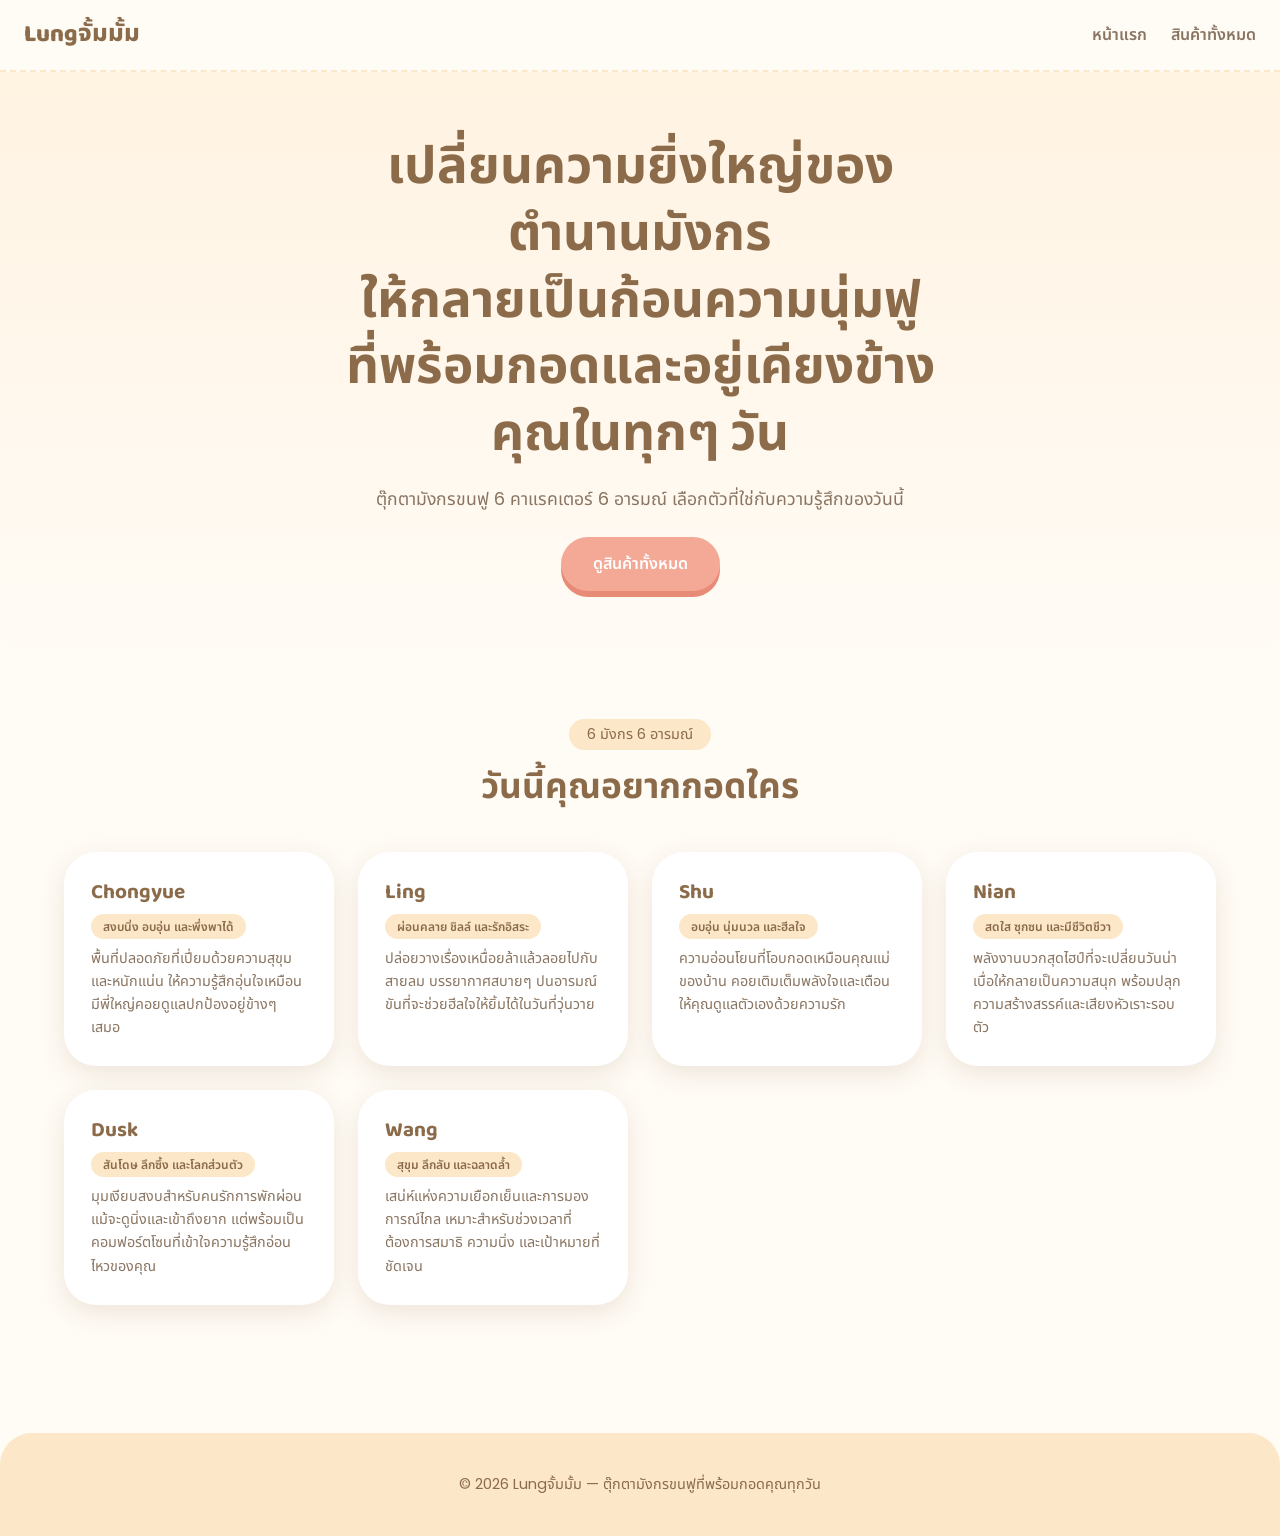
<file: index.html>
<!DOCTYPE html>
<html lang="th">
<head>
  <meta charset="UTF-8">
  <meta name="viewport" content="width=device-width, initial-scale=1.0">
  <title>Lungจั้มมั้ม — ตุ๊กตามังกรขนฟู</title>
  <meta name="description" content="Lungจั้มมั้ม แบรนด์ตุ๊กตามังกรขนฟู 6 คาแรคเตอร์ กอดได้ทุกวัน">
  <link rel="preconnect" href="https://fonts.googleapis.com">
  <link href="https://fonts.googleapis.com/css2?family=Baloo+2:wght@500;700;800&family=Poppins:wght@400;500;600&family=Noto+Sans+Thai:wght@400;500;600;700&display=swap" rel="stylesheet">
  <link rel="stylesheet" href="style.css">
</head>
<body>

  <!-- ========== Navbar ========== -->
  <header class="navbar">
    <a href="index.html" class="logo">Lungจั้มมั้ม</a>
    <nav>
      <ul>
        <li><a href="index.html">หน้าแรก</a></li>
        <li><a href="product.html">สินค้าทั้งหมด</a></li>
      </ul>
    </nav>
  </header>

  <!-- ========== Hero Section ========== -->
  <section class="hero">
    <div class="hero-content">
      <h1>เปลี่ยนความยิ่งใหญ่ของตำนานมังกร<br>ให้กลายเป็นก้อนความนุ่มฟู<br>ที่พร้อมกอดและอยู่เคียงข้างคุณในทุกๆ วัน</h1>
      <p>ตุ๊กตามังกรขนฟู 6 คาแรคเตอร์ 6 อารมณ์ เลือกตัวที่ใช่กับความรู้สึกของวันนี้</p>
      <a href="product.html" class="btn btn-primary">ดูสินค้าทั้งหมด</a>
    </div>
  </section>

  <!-- ========== Mood Section ========== -->
  <section class="products-section">
    <div class="container">
      <div class="section-title">
        <span>6 มังกร 6 อารมณ์</span>
        <h2>วันนี้คุณอยากกอดใคร</h2>
      </div>

      <div class="product-grid mood-grid">

        <a class="product-card mood-card" href="product.html?mood=สงบนิ่ง อบอุ่น และพึ่งพาได้">
          <div class="product-info">
            <h3>Chongyue</h3>
            <span class="product-mood">สงบนิ่ง อบอุ่น และพึ่งพาได้</span>
            <p class="product-desc">พื้นที่ปลอดภัยที่เปี่ยมด้วยความสุขุมและหนักแน่น ให้ความรู้สึกอุ่นใจเหมือนมีพี่ใหญ่คอยดูแลปกป้องอยู่ข้างๆ เสมอ</p>
          </div>
        </a>

        <a class="product-card mood-card" href="product.html?mood=ผ่อนคลาย ชิลล์ และรักอิสระ">
          <div class="product-info">
            <h3>Ling</h3>
            <span class="product-mood">ผ่อนคลาย ชิลล์ และรักอิสระ</span>
            <p class="product-desc">ปล่อยวางเรื่องเหนื่อยล้าแล้วลอยไปกับสายลม บรรยากาศสบายๆ ปนอารมณ์ขันที่จะช่วยฮีลใจให้ยิ้มได้ในวันที่วุ่นวาย</p>
          </div>
        </a>

        <a class="product-card mood-card" href="product.html?mood=อบอุ่น นุ่มนวล และฮีลใจ">
          <div class="product-info">
            <h3>Shu</h3>
            <span class="product-mood">อบอุ่น นุ่มนวล และฮีลใจ</span>
            <p class="product-desc">ความอ่อนโยนที่โอบกอดเหมือนคุณแม่ของบ้าน คอยเติมเต็มพลังใจและเตือนให้คุณดูแลตัวเองด้วยความรัก</p>
          </div>
        </a>

        <a class="product-card mood-card" href="product.html?mood=สดใส ซุกซน และมีชีวิตชีวา">
          <div class="product-info">
            <h3>Nian</h3>
            <span class="product-mood">สดใส ซุกซน และมีชีวิตชีวา</span>
            <p class="product-desc">พลังงานบวกสุดไฮป์ที่จะเปลี่ยนวันน่าเบื่อให้กลายเป็นความสนุก พร้อมปลุกความสร้างสรรค์และเสียงหัวเราะรอบตัว</p>
          </div>
        </a>

        <a class="product-card mood-card" href="product.html?mood=สันโดษ ลึกซึ้ง และโลกส่วนตัว">
          <div class="product-info">
            <h3>Dusk</h3>
            <span class="product-mood">สันโดษ ลึกซึ้ง และโลกส่วนตัว</span>
            <p class="product-desc">มุมเงียบสงบสำหรับคนรักการพักผ่อน แม้จะดูนิ่งและเข้าถึงยาก แต่พร้อมเป็นคอมฟอร์ตโซนที่เข้าใจความรู้สึกอ่อนไหวของคุณ</p>
          </div>
        </a>

        <a class="product-card mood-card" href="product.html?mood=สุขุม ลึกลับ และฉลาดล้ำ">
          <div class="product-info">
            <h3>Wang</h3>
            <span class="product-mood">สุขุม ลึกลับ และฉลาดล้ำ</span>
            <p class="product-desc">เสน่ห์แห่งความเยือกเย็นและการมองการณ์ไกล เหมาะสำหรับช่วงเวลาที่ต้องการสมาธิ ความนิ่ง และเป้าหมายที่ชัดเจน</p>
          </div>
        </a>

      </div>
    </div>
  </section>

  <!-- ========== Footer ========== -->
  <footer class="footer">
    <p>&copy; 2026 Lungจั้มมั้ม — ตุ๊กตามังกรขนฟูที่พร้อมกอดคุณทุกวัน</p>
  </footer>

  <script src="script.js"></script>
</body>
</html>
</file>
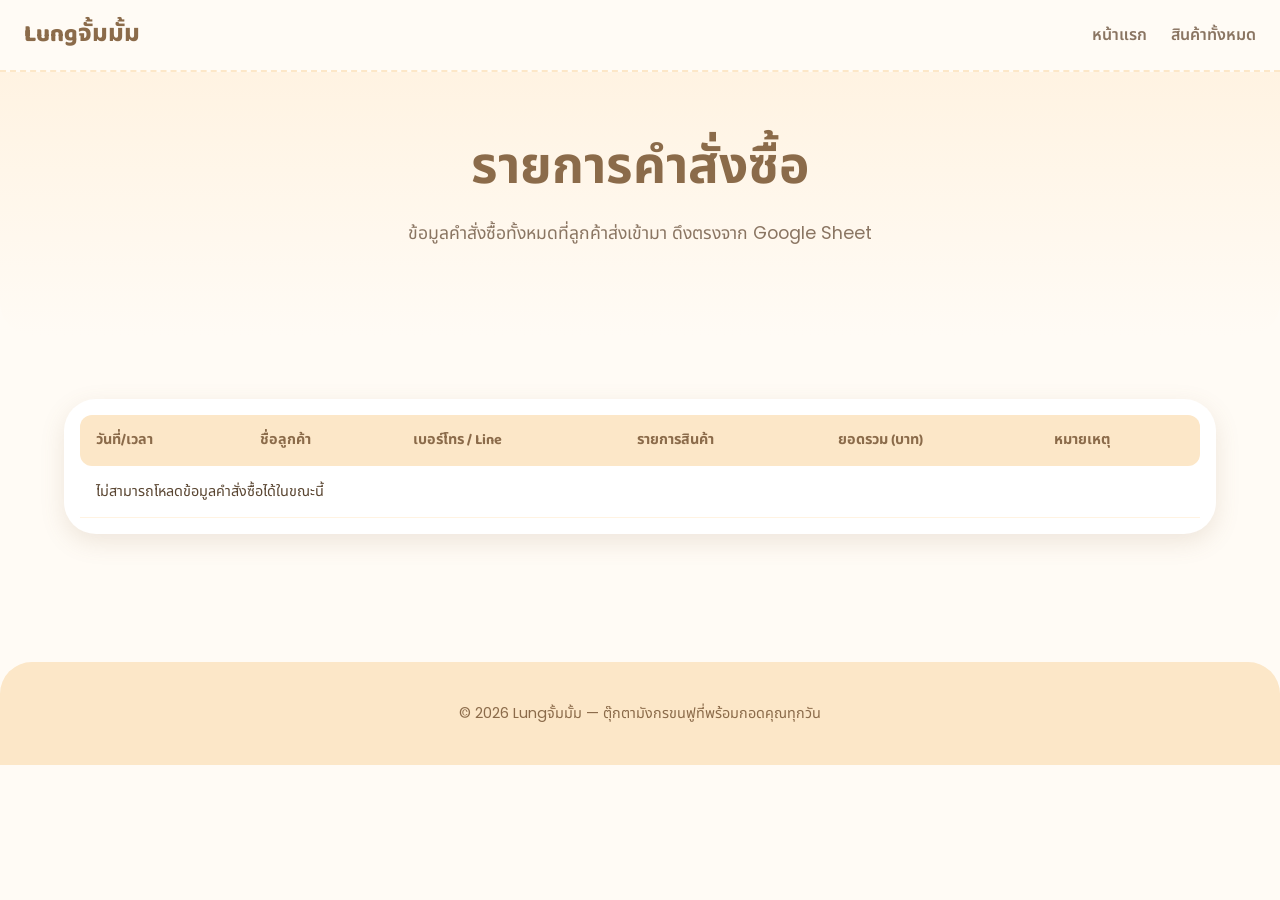
<file: admin.html>
<!DOCTYPE html>
<html lang="th">
<head>
  <meta charset="UTF-8">
  <meta name="viewport" content="width=device-width, initial-scale=1.0">
  <title>รายการคำสั่งซื้อ — Lungจั้มมั้ม (Admin)</title>
  <meta name="description" content="หน้าแอดมินสำหรับดูรายการคำสั่งซื้อทั้งหมดของ Lungจั้มมั้ม">
  <link rel="preconnect" href="https://fonts.googleapis.com">
  <link href="https://fonts.googleapis.com/css2?family=Baloo+2:wght@500;700;800&family=Poppins:wght@400;500;600&family=Noto+Sans+Thai:wght@400;500;600;700&display=swap" rel="stylesheet">
  <link rel="stylesheet" href="style.css">
</head>
<body>

  <!-- ========== Navbar ========== -->
  <header class="navbar">
    <a href="index.html" class="logo">Lungจั้มมั้ม</a>
    <nav>
      <ul>
        <li><a href="index.html">หน้าแรก</a></li>
        <li><a href="product.html">สินค้าทั้งหมด</a></li>
      </ul>
    </nav>
  </header>

  <!-- ========== Page Heading ========== -->
  <section class="hero">
    <div class="hero-content">
      <h1>รายการคำสั่งซื้อ</h1>
      <p>ข้อมูลคำสั่งซื้อทั้งหมดที่ลูกค้าส่งเข้ามา ดึงตรงจาก Google Sheet</p>
    </div>
  </section>

  <!-- ========== Orders Table Section ========== -->
  <section class="admin-section">
    <div class="container">
      <div class="table-wrapper">
        <table id="ordersTable">
          <thead>
            <tr>
              <th>วันที่/เวลา</th>
              <th>ชื่อลูกค้า</th>
              <th>เบอร์โทร / Line</th>
              <th>รายการสินค้า</th>
              <th>ยอดรวม (บาท)</th>
              <th>หมายเหตุ</th>
            </tr>
          </thead>
          <tbody>
            <!-- script.js จะเติมแถวข้อมูลตรงนี้ -->
          </tbody>
        </table>
      </div>
    </div>
  </section>

  <!-- ========== Footer ========== -->
  <footer class="footer">
    <p>&copy; 2026 Lungจั้มมั้ม — ตุ๊กตามังกรขนฟูที่พร้อมกอดคุณทุกวัน</p>
  </footer>

  <script src="script.js"></script>
</body>
</html>
</file>
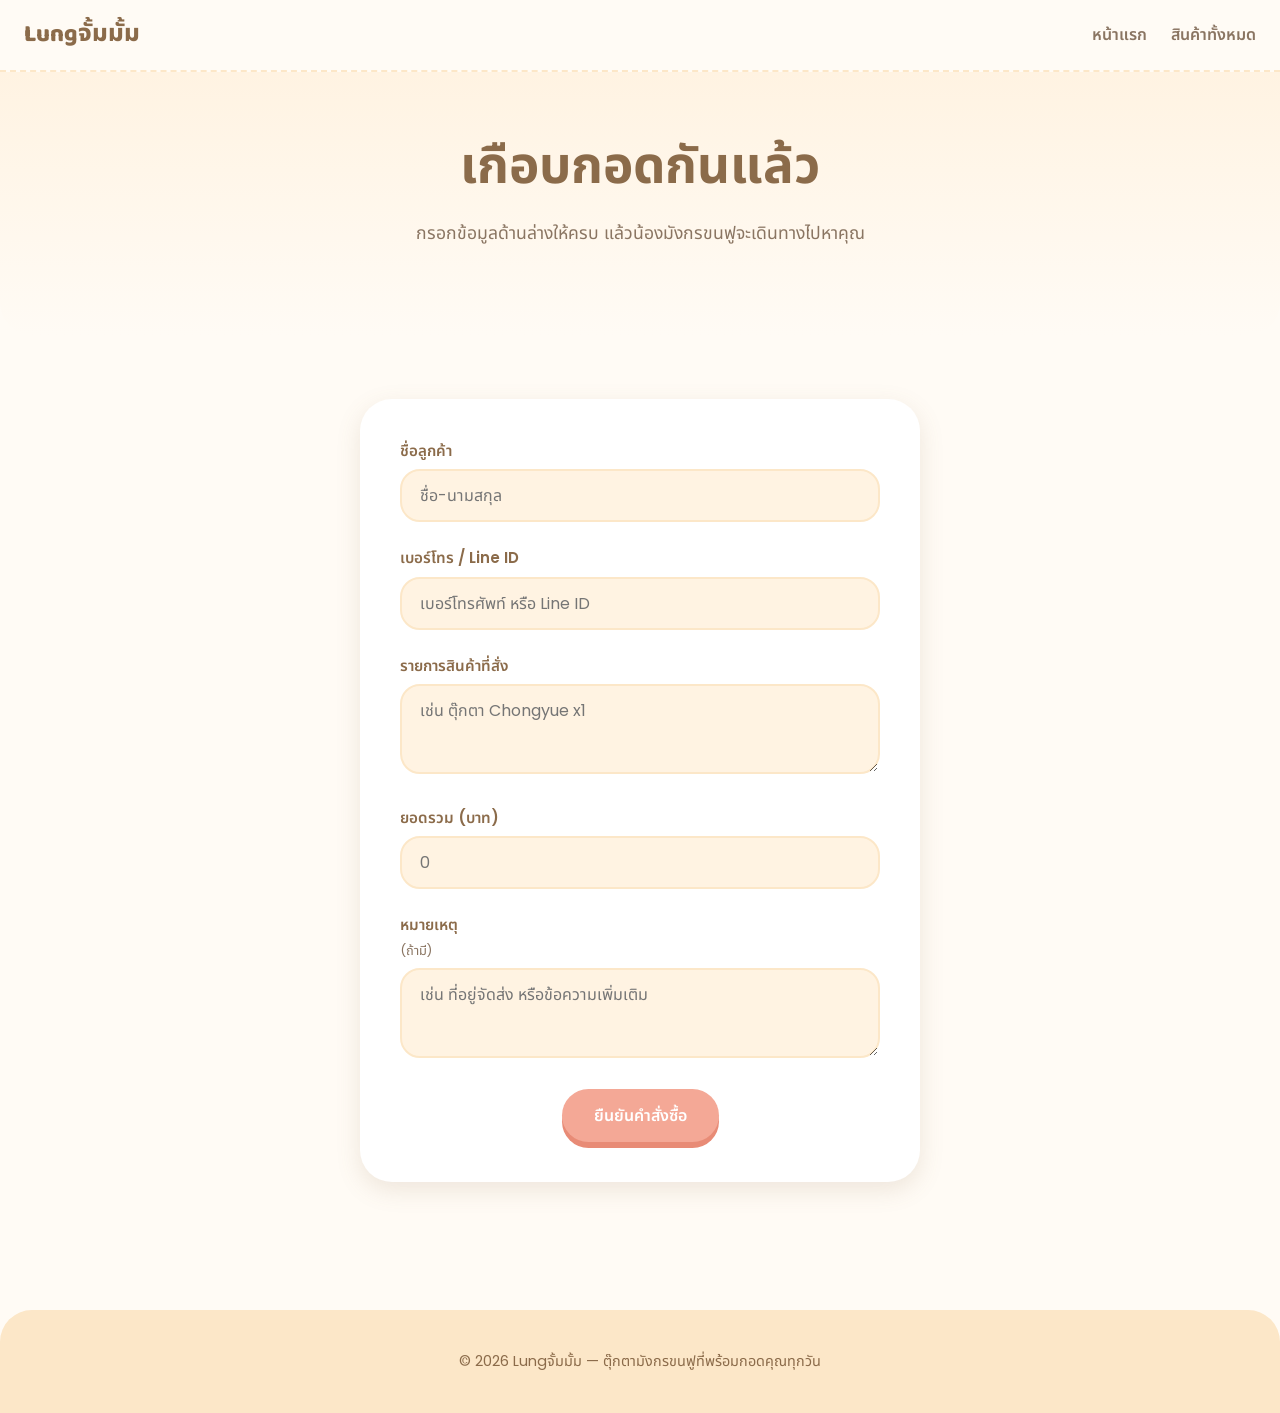
<file: order.html>
<!DOCTYPE html>
<html lang="th">
<head>
  <meta charset="UTF-8">
  <meta name="viewport" content="width=device-width, initial-scale=1.0">
  <title>ยืนยันคำสั่งซื้อ — Lungจั้มมั้ม</title>
  <meta name="description" content="กรอกข้อมูลเพื่อยืนยันคำสั่งซื้อตุ๊กตามังกรขนฟูจาก Lungจั้มมั้ม">
  <link rel="preconnect" href="https://fonts.googleapis.com">
  <link href="https://fonts.googleapis.com/css2?family=Baloo+2:wght@500;700;800&family=Poppins:wght@400;500;600&family=Noto+Sans+Thai:wght@400;500;600;700&display=swap" rel="stylesheet">
  <link rel="stylesheet" href="style.css">
</head>
<body>

  <!-- ========== Navbar ========== -->
  <header class="navbar">
    <a href="index.html" class="logo">Lungจั้มมั้ม</a>
    <nav>
      <ul>
        <li><a href="index.html">หน้าแรก</a></li>
        <li><a href="product.html">สินค้าทั้งหมด</a></li>
      </ul>
    </nav>
  </header>

  <!-- ========== Page Heading ========== -->
  <section class="hero">
    <div class="hero-content">
      <h1>เกือบกอดกันแล้ว</h1>
      <p>กรอกข้อมูลด้านล่างให้ครบ แล้วน้องมังกรขนฟูจะเดินทางไปหาคุณ</p>
    </div>
  </section>

  <!-- ========== Order Form Section ========== -->
  <section class="products-section">
    <div class="container">
      <form id="orderForm" class="form-card">

        <div class="form-group">
          <label for="customerName">ชื่อลูกค้า</label>
          <input type="text" id="customerName" name="customerName" placeholder="ชื่อ-นามสกุล" required>
        </div>

        <div class="form-group">
          <label for="contact">เบอร์โทร / Line ID</label>
          <input type="text" id="contact" name="contact" placeholder="เบอร์โทรศัพท์ หรือ Line ID" required>
        </div>

        <div class="form-group">
          <label for="items">รายการสินค้าที่สั่ง</label>
          <textarea id="items" name="items" placeholder="เช่น ตุ๊กตา Chongyue x1" required></textarea>
        </div>

        <div class="form-group">
          <label for="total">ยอดรวม (บาท)</label>
          <input type="text" id="total" name="total" placeholder="0" required>
        </div>

        <div class="form-group">
          <label for="note">หมายเหตุ <span class="hint">(ถ้ามี)</span></label>
          <textarea id="note" name="note" placeholder="เช่น ที่อยู่จัดส่ง หรือข้อความเพิ่มเติม"></textarea>
        </div>

        <div class="form-submit">
          <button type="submit" class="btn btn-primary">ยืนยันคำสั่งซื้อ</button>
        </div>

      </form>
    </div>
  </section>

  <!-- ========== Footer ========== -->
  <footer class="footer">
    <p>&copy; 2026 Lungจั้มมั้ม — ตุ๊กตามังกรขนฟูที่พร้อมกอดคุณทุกวัน</p>
  </footer>

  <script src="script.js"></script>
</body>
</html>
</file>
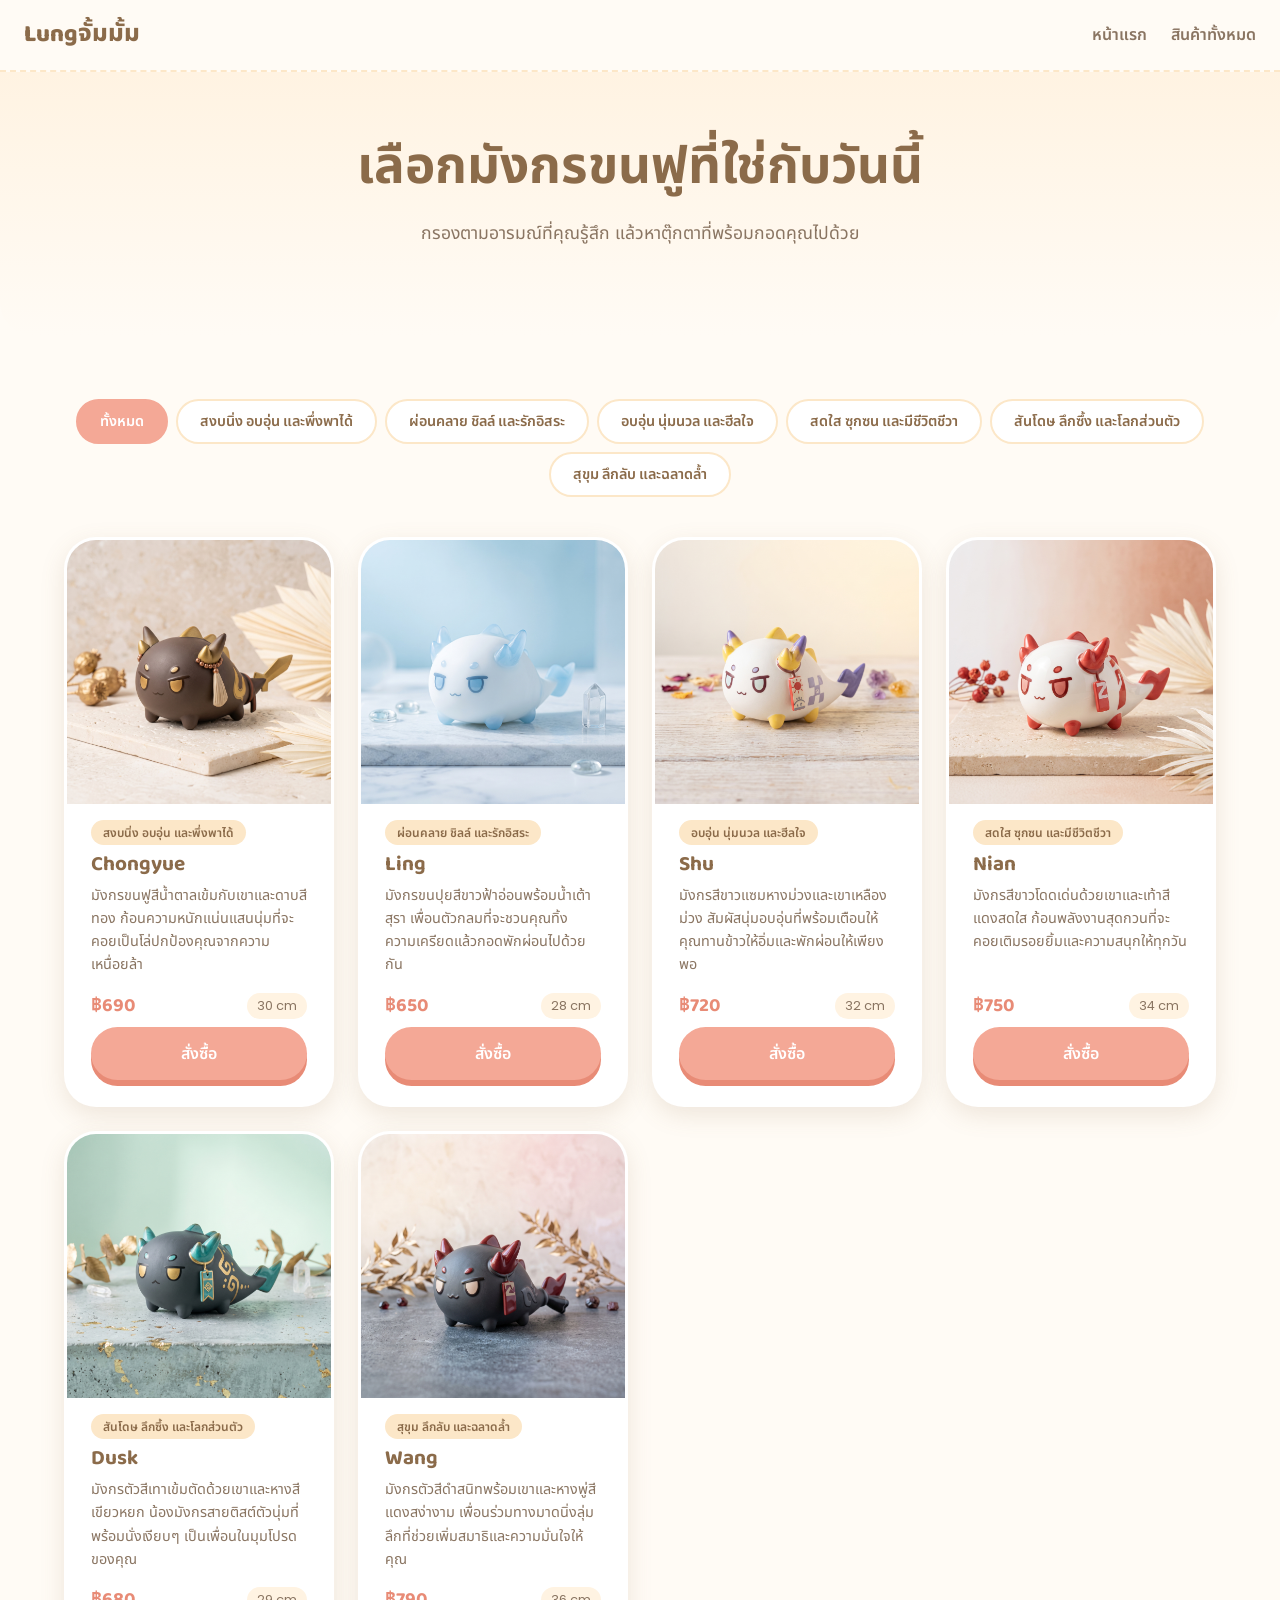
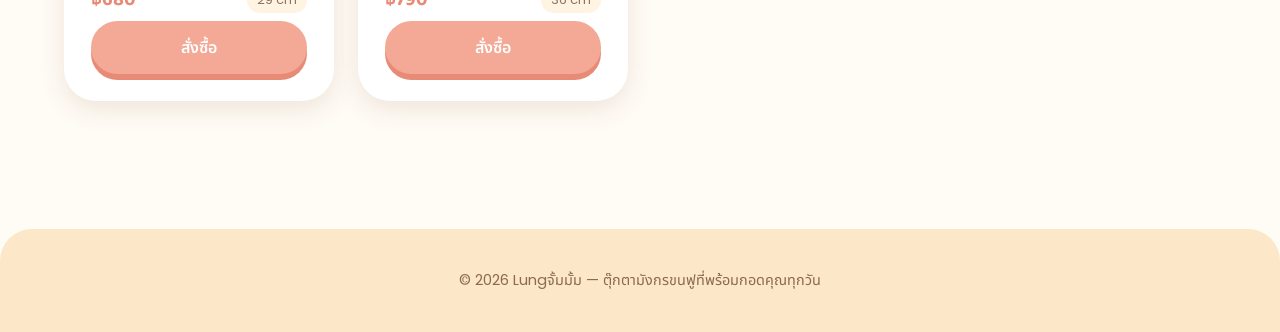
<file: product.html>
<!DOCTYPE html>
<html lang="th">
<head>
  <meta charset="UTF-8">
  <meta name="viewport" content="width=device-width, initial-scale=1.0">
  <title>สินค้าทั้งหมด — Lungจั้มมั้ม</title>
  <meta name="description" content="เลือกชมตุ๊กตามังกรขนฟูทั้ง 6 คาแรคเตอร์จาก Lungจั้มมั้ม กรองตามอารมณ์ที่ใช่สำหรับวันนี้">
  <link rel="preconnect" href="https://fonts.googleapis.com">
  <link href="https://fonts.googleapis.com/css2?family=Baloo+2:wght@500;700;800&family=Poppins:wght@400;500;600&family=Noto+Sans+Thai:wght@400;500;600;700&display=swap" rel="stylesheet">
  <link rel="stylesheet" href="style.css">
</head>
<body>

  <!-- ========== Navbar ========== -->
  <header class="navbar">
    <a href="index.html" class="logo">Lungจั้มมั้ม</a>
    <nav>
      <ul>
        <li><a href="index.html">หน้าแรก</a></li>
        <li><a href="product.html">สินค้าทั้งหมด</a></li>
      </ul>
    </nav>
  </header>

  <!-- ========== Page Heading ========== -->
  <section class="hero">
    <div class="hero-content">
      <h1>เลือกมังกรขนฟูที่ใช่กับวันนี้</h1>
      <p>กรองตามอารมณ์ที่คุณรู้สึก แล้วหาตุ๊กตาที่พร้อมกอดคุณไปด้วย</p>
    </div>
  </section>

  <!-- ========== Products Section ========== -->
  <section class="products-section">
    <div class="container">

      <!-- ปุ่มกรองตาม mood — เติมเนื้อหาโดย script.js -->
      <div id="filter-bar" class="filter-bar"></div>

      <!-- รายการสินค้า — เติมเนื้อหาโดย script.js -->
      <div id="product-list" class="product-grid"></div>

    </div>
  </section>

  <!-- ========== Footer ========== -->
  <footer class="footer">
    <p>&copy; 2026 Lungจั้มมั้ม — ตุ๊กตามังกรขนฟูที่พร้อมกอดคุณทุกวัน</p>
  </footer>

  <script src="script.js"></script>
</body>
</html>
</file>
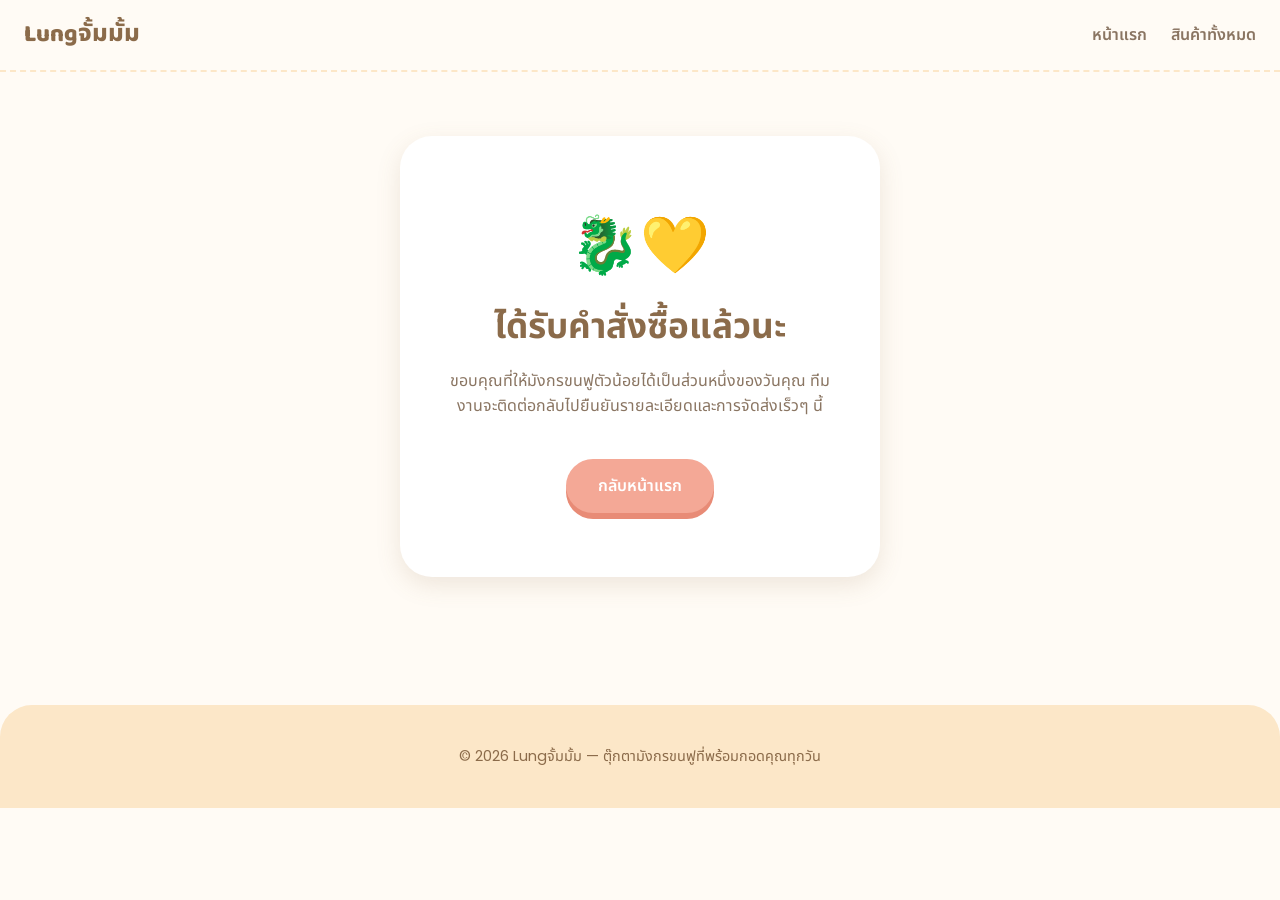
<file: thankyou.html>
<!DOCTYPE html>
<html lang="th">
<head>
  <meta charset="UTF-8">
  <meta name="viewport" content="width=device-width, initial-scale=1.0">
  <title>สั่งซื้อสำเร็จ — Lungจั้มมั้ม</title>
  <meta name="description" content="ขอบคุณที่อุดหนุน Lungจั้มมั้ม เราได้รับคำสั่งซื้อของคุณแล้ว">
  <link rel="preconnect" href="https://fonts.googleapis.com">
  <link href="https://fonts.googleapis.com/css2?family=Baloo+2:wght@500;700;800&family=Poppins:wght@400;500;600&family=Noto+Sans+Thai:wght@400;500;600;700&display=swap" rel="stylesheet">
  <link rel="stylesheet" href="style.css">
</head>
<body>

  <!-- ========== Navbar ========== -->
  <header class="navbar">
    <a href="index.html" class="logo">Lungจั้มมั้ม</a>
    <nav>
      <ul>
        <li><a href="index.html">หน้าแรก</a></li>
        <li><a href="product.html">สินค้าทั้งหมด</a></li>
      </ul>
    </nav>
  </header>

  <!-- ========== Thank You Section ========== -->
  <section class="thankyou-section">
    <div class="thankyou-card">
      <div class="thankyou-icon">🐉💛</div>
      <h2>ได้รับคำสั่งซื้อแล้วนะ</h2>
      <p>ขอบคุณที่ให้มังกรขนฟูตัวน้อยได้เป็นส่วนหนึ่งของวันคุณ ทีมงานจะติดต่อกลับไปยืนยันรายละเอียดและการจัดส่งเร็วๆ นี้</p>
      <a href="index.html" class="btn btn-primary">กลับหน้าแรก</a>
    </div>
  </section>

  <!-- ========== Footer ========== -->
  <footer class="footer">
    <p>&copy; 2026 Lungจั้มมั้ม — ตุ๊กตามังกรขนฟูที่พร้อมกอดคุณทุกวัน</p>
  </footer>

  <script src="script.js"></script>
</body>
</html>
</file>
<file: style.css>
/* =========================================================
   Lungจั้มมั้ม — Cozy & Fluffy Minimal Theme
   โทนสี: ขาว ครีม วานิลลา น้ำตาลอ่อน
   ========================================================= */

:root {
  /* --- Warm Cozy Palette --- */
  --color-bg: #FFFBF5;
  --color-cream: #FFF3E2;
  --color-vanilla: #FCE7C8;
  --color-brown-light: #E8CBA8;
  --color-brown: #C9A277;
  --color-brown-dark: #8B6B4A;
  --color-text: #5A4632;
  --color-text-soft: #8A7562;
  --color-white: #FFFFFF;
  --color-accent: #F4A896;      /* ชมพูอบอุ่น ใช้เน้นปุ่ม/ไฮไลท์ */
  --color-accent-dark: #E88B76;
  --color-shadow: rgba(139, 107, 74, 0.15);

  /* --- Shape & Softness --- */
  --radius-sm: 12px;
  --radius-md: 20px;
  --radius-lg: 32px;
  --radius-pill: 999px;

  /* --- Spacing --- */
  --space-xs: 8px;
  --space-sm: 16px;
  --space-md: 24px;
  --space-lg: 40px;
  --space-xl: 64px;

  /* --- Typography --- */
  --font-main: 'Poppins', 'Kanit', 'Noto Sans Thai', sans-serif;
  --font-display: 'Baloo 2', 'Kanit', 'Noto Sans Thai', sans-serif;

  /* --- Transition --- */
  --transition-soft: all 0.3s cubic-bezier(0.34, 1.56, 0.64, 1);
}

/* =========================================================
   Reset & Base
   ========================================================= */
* {
  box-sizing: border-box;
  margin: 0;
  padding: 0;
}

html {
  scroll-behavior: smooth;
}

body {
  font-family: var(--font-main);
  background-color: var(--color-bg);
  color: var(--color-text);
  line-height: 1.6;
  -webkit-font-smoothing: antialiased;
}

img {
  max-width: 100%;
  display: block;
}

a {
  text-decoration: none;
  color: inherit;
}

ul {
  list-style: none;
}

.container {
  width: 100%;
  max-width: 1200px;
  margin: 0 auto;
  padding: 0 var(--space-md);
}

/* =========================================================
   Typography helpers
   ========================================================= */
h1, h2, h3, h4 {
  font-family: var(--font-display);
  font-weight: 700;
  color: var(--color-brown-dark);
  line-height: 1.3;
}

h1 { font-size: clamp(2rem, 5vw, 3.2rem); }
h2 { font-size: clamp(1.5rem, 4vw, 2.2rem); }
h3 { font-size: 1.3rem; }

p {
  color: var(--color-text-soft);
}

.text-center { text-align: center; }

.section-title {
  text-align: center;
  margin-bottom: var(--space-lg);
}

.section-title span {
  display: inline-block;
  background: var(--color-vanilla);
  padding: 4px 18px;
  border-radius: var(--radius-pill);
  font-size: 0.9rem;
  color: var(--color-brown-dark);
  margin-bottom: var(--space-sm);
}

/* =========================================================
   Navbar
   ========================================================= */
.navbar {
  display: flex;
  align-items: center;
  justify-content: space-between;
  padding: var(--space-sm) var(--space-md);
  background: rgba(255, 251, 245, 0.9);
  backdrop-filter: blur(8px);
  position: sticky;
  top: 0;
  z-index: 100;
  border-bottom: 2px dashed var(--color-vanilla);
}

.navbar .logo {
  font-family: var(--font-display);
  font-size: 1.5rem;
  color: var(--color-brown-dark);
  font-weight: 800;
}

.navbar ul {
  display: flex;
  gap: var(--space-md);
}

.navbar a {
  font-weight: 600;
  color: var(--color-text-soft);
  transition: var(--transition-soft);
}

.navbar a:hover {
  color: var(--color-accent-dark);
}

/* =========================================================
   Hero Section
   ========================================================= */
.hero {
  display: flex;
  flex-wrap: wrap;
  align-items: center;
  justify-content: center;
  gap: var(--space-lg);
  padding: var(--space-xl) var(--space-md);
  background: linear-gradient(180deg, var(--color-cream) 0%, var(--color-bg) 100%);
  border-radius: 0 0 var(--radius-lg) var(--radius-lg);
  text-align: center;
}

.hero-content {
  max-width: 600px;
}

.hero-content p {
  margin: var(--space-sm) 0 var(--space-md);
  font-size: 1.1rem;
}

/* =========================================================
   Buttons
   ========================================================= */
.btn {
  display: inline-block;
  padding: 14px 32px;
  border: none;
  border-radius: var(--radius-pill);
  font-family: var(--font-main);
  font-weight: 600;
  font-size: 1rem;
  cursor: pointer;
  transition: var(--transition-soft);
  box-shadow: 0 6px 0 var(--color-brown-light);
}

.btn:active {
  transform: translateY(4px);
  box-shadow: 0 2px 0 var(--color-brown-light);
}

.btn-primary {
  background: var(--color-accent);
  color: var(--color-white);
  box-shadow: 0 6px 0 var(--color-accent-dark);
}

.btn-primary:hover {
  background: var(--color-accent-dark);
  transform: translateY(-2px);
}

.btn-secondary {
  background: var(--color-white);
  color: var(--color-brown-dark);
  border: 2px solid var(--color-vanilla);
  box-shadow: 0 6px 0 var(--color-vanilla);
}

.btn-secondary:hover {
  background: var(--color-vanilla);
  transform: translateY(-2px);
}

/* =========================================================
   Product Grid & Card
   ========================================================= */
.products-section {
  padding: var(--space-xl) var(--space-md);
}

.product-grid {
  display: grid;
  grid-template-columns: repeat(auto-fit, minmax(240px, 1fr));
  gap: var(--space-md);
}

/* --- Filter Bar (product.html) --- */
.filter-bar {
  display: flex;
  flex-wrap: wrap;
  justify-content: center;
  gap: var(--space-xs);
  margin-bottom: var(--space-lg);
}

.filter-bar .filter-btn {
  padding: 10px 22px;
  font-size: 0.9rem;
  box-shadow: none;
}

.filter-bar .filter-btn:active {
  transform: none;
}

.filter-bar .filter-btn.active {
  background: var(--color-accent);
  color: var(--color-white);
  border-color: var(--color-accent);
}

.product-card {
  background: var(--color-white);
  border-radius: var(--radius-lg);
  overflow: hidden;
  box-shadow: 0 8px 24px var(--color-shadow);
  transition: var(--transition-soft);
  border: 3px solid transparent;
  display: flex;
  flex-direction: column;
}

.product-card:hover {
  transform: translateY(-8px) rotate(-1deg);
  border-color: var(--color-vanilla);
  box-shadow: 0 16px 32px var(--color-shadow);
}

.product-card .product-image {
  width: 100%;
  aspect-ratio: 1 / 1;
  overflow: hidden;
  background: var(--color-cream);
}

.product-card .product-image img {
  width: 100%;
  height: 100%;
  object-fit: cover;
  transition: var(--transition-soft);
}

.product-card:hover .product-image img {
  transform: scale(1.08);
}

.product-info {
  padding: var(--space-sm) var(--space-md) var(--space-md);
  display: flex;
  flex-direction: column;
  gap: 6px;
  flex-grow: 1;
}

.product-info .product-mood {
  display: inline-block;
  align-self: flex-start;
  background: var(--color-vanilla);
  color: var(--color-brown-dark);
  font-size: 0.75rem;
  font-weight: 600;
  padding: 3px 12px;
  border-radius: var(--radius-pill);
}

.product-info h3 {
  color: var(--color-brown-dark);
}

.product-info .product-desc {
  font-size: 0.9rem;
  color: var(--color-text-soft);
  flex-grow: 1;
}

.product-info .product-footer {
  display: flex;
  align-items: center;
  justify-content: space-between;
  margin-top: var(--space-xs);
}

.product-price {
  font-family: var(--font-display);
  font-weight: 700;
  color: var(--color-accent-dark);
  font-size: 1.2rem;
}

.product-size {
  font-size: 0.8rem;
  color: var(--color-text-soft);
  background: var(--color-cream);
  padding: 3px 10px;
  border-radius: var(--radius-pill);
}

/* =========================================================
   Mood Card (index.html) — product-card แบบไม่มีรูป ใช้เป็นลิงก์
   ========================================================= */
.mood-card {
  cursor: pointer;
  padding: var(--space-md);
}

.mood-card .product-info {
  padding: 0;
  gap: var(--space-xs);
}

.mood-card .product-mood {
  align-self: flex-start;
}

/* =========================================================
   Form (order.html)
   ========================================================= */
.form-card {
  max-width: 560px;
  margin: 0 auto;
  background: var(--color-white);
  border-radius: var(--radius-lg);
  padding: var(--space-lg);
  box-shadow: 0 8px 24px var(--color-shadow);
}

.form-group {
  margin-bottom: var(--space-md);
}

.form-group label {
  display: block;
  font-weight: 600;
  color: var(--color-brown-dark);
  margin-bottom: 6px;
  font-size: 0.95rem;
}

.form-group .hint {
  display: block;
  font-weight: 400;
  color: var(--color-text-soft);
  font-size: 0.8rem;
  margin-top: 4px;
}

.form-group input,
.form-group textarea {
  width: 100%;
  padding: 12px 18px;
  border: 2px solid var(--color-vanilla);
  border-radius: var(--radius-md);
  background: var(--color-cream);
  font-family: var(--font-main);
  font-size: 1rem;
  color: var(--color-text);
  transition: var(--transition-soft);
}

.form-group textarea {
  min-height: 90px;
  resize: vertical;
}

.form-group input:focus,
.form-group textarea:focus {
  outline: none;
  border-color: var(--color-accent);
  background: var(--color-white);
}

.form-group input:read-only {
  background: var(--color-vanilla);
  color: var(--color-brown-dark);
  font-weight: 600;
}

.form-submit {
  width: 100%;
  text-align: center;
}

/* =========================================================
   Thank You Page (thankyou.html)
   ========================================================= */
.thankyou-section {
  min-height: 60vh;
  display: flex;
  align-items: center;
  justify-content: center;
  padding: var(--space-xl) var(--space-md);
  text-align: center;
}

.thankyou-card {
  max-width: 480px;
  background: var(--color-white);
  border-radius: var(--radius-lg);
  padding: var(--space-xl) var(--space-lg);
  box-shadow: 0 8px 24px var(--color-shadow);
}

.thankyou-icon {
  font-size: 3.5rem;
  margin-bottom: var(--space-sm);
}

.thankyou-card p {
  margin: var(--space-sm) 0 var(--space-lg);
}

/* =========================================================
   Admin Table (admin.html)
   ========================================================= */
.admin-section {
  padding: var(--space-xl) var(--space-md);
}

.table-wrapper {
  overflow-x: auto;
  background: var(--color-white);
  border-radius: var(--radius-lg);
  box-shadow: 0 8px 24px var(--color-shadow);
  padding: var(--space-sm);
}

#ordersTable {
  width: 100%;
  border-collapse: collapse;
  min-width: 640px;
}

#ordersTable thead th {
  text-align: left;
  padding: 14px 16px;
  background: var(--color-vanilla);
  color: var(--color-brown-dark);
  font-family: var(--font-display);
  font-size: 0.9rem;
}

#ordersTable thead th:first-child {
  border-radius: var(--radius-sm) 0 0 var(--radius-sm);
}

#ordersTable thead th:last-child {
  border-radius: 0 var(--radius-sm) var(--radius-sm) 0;
}

#ordersTable tbody td {
  padding: 14px 16px;
  border-bottom: 1px solid var(--color-cream);
  font-size: 0.9rem;
  color: var(--color-text);
}

#ordersTable tbody tr:hover {
  background: var(--color-cream);
}

/* =========================================================
   Footer
   ========================================================= */
.footer {
  background: var(--color-vanilla);
  padding: var(--space-lg) var(--space-md);
  border-radius: var(--radius-lg) var(--radius-lg) 0 0;
  text-align: center;
  margin-top: var(--space-xl);
}

.footer p {
  color: var(--color-brown-dark);
  font-size: 0.9rem;
}

/* =========================================================
   Responsive
   ========================================================= */
@media (max-width: 600px) {
  .navbar {
    flex-direction: column;
    gap: var(--space-xs);
  }

  .navbar ul {
    gap: var(--space-sm);
    flex-wrap: wrap;
    justify-content: center;
  }

  .hero {
    padding: var(--space-lg) var(--space-sm);
  }

  .product-grid {
    grid-template-columns: repeat(auto-fit, minmax(160px, 1fr));
    gap: var(--space-sm);
  }

  .btn {
    padding: 12px 24px;
    font-size: 0.9rem;
  }
}
</file>
